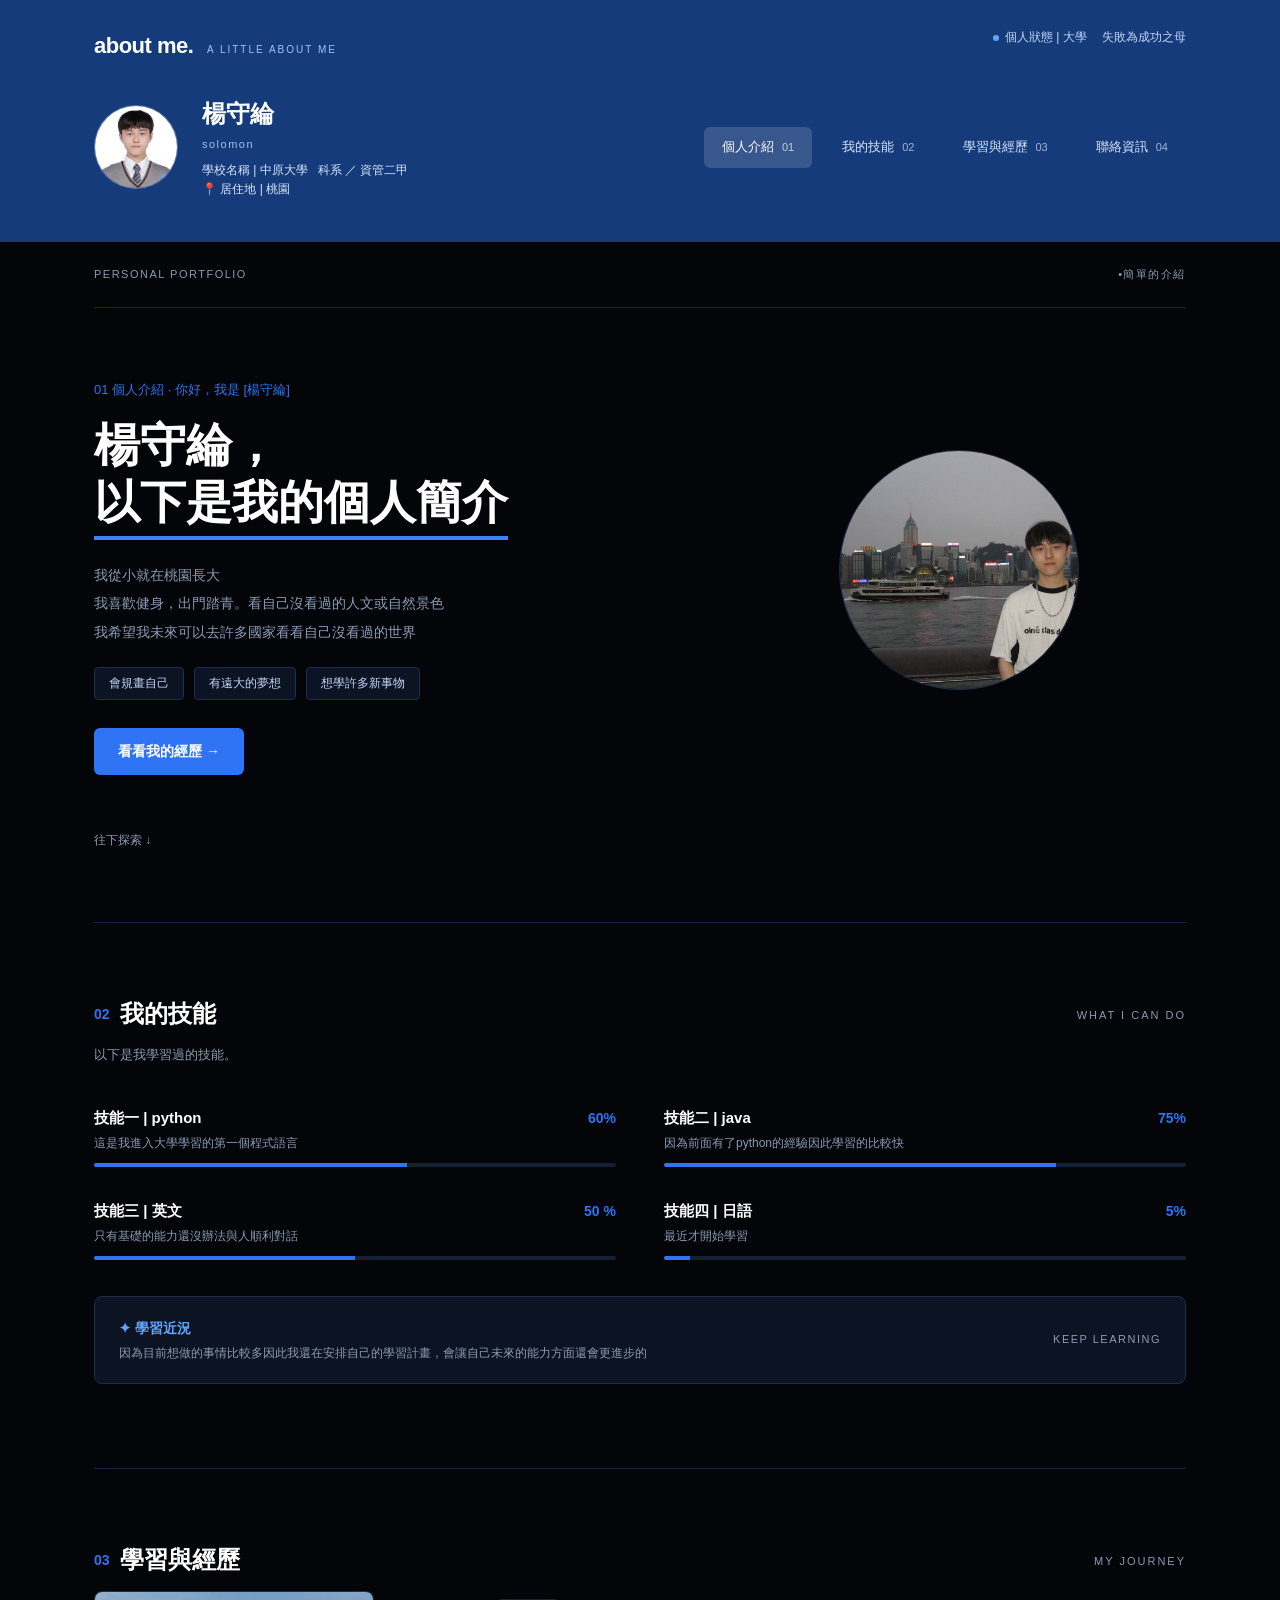
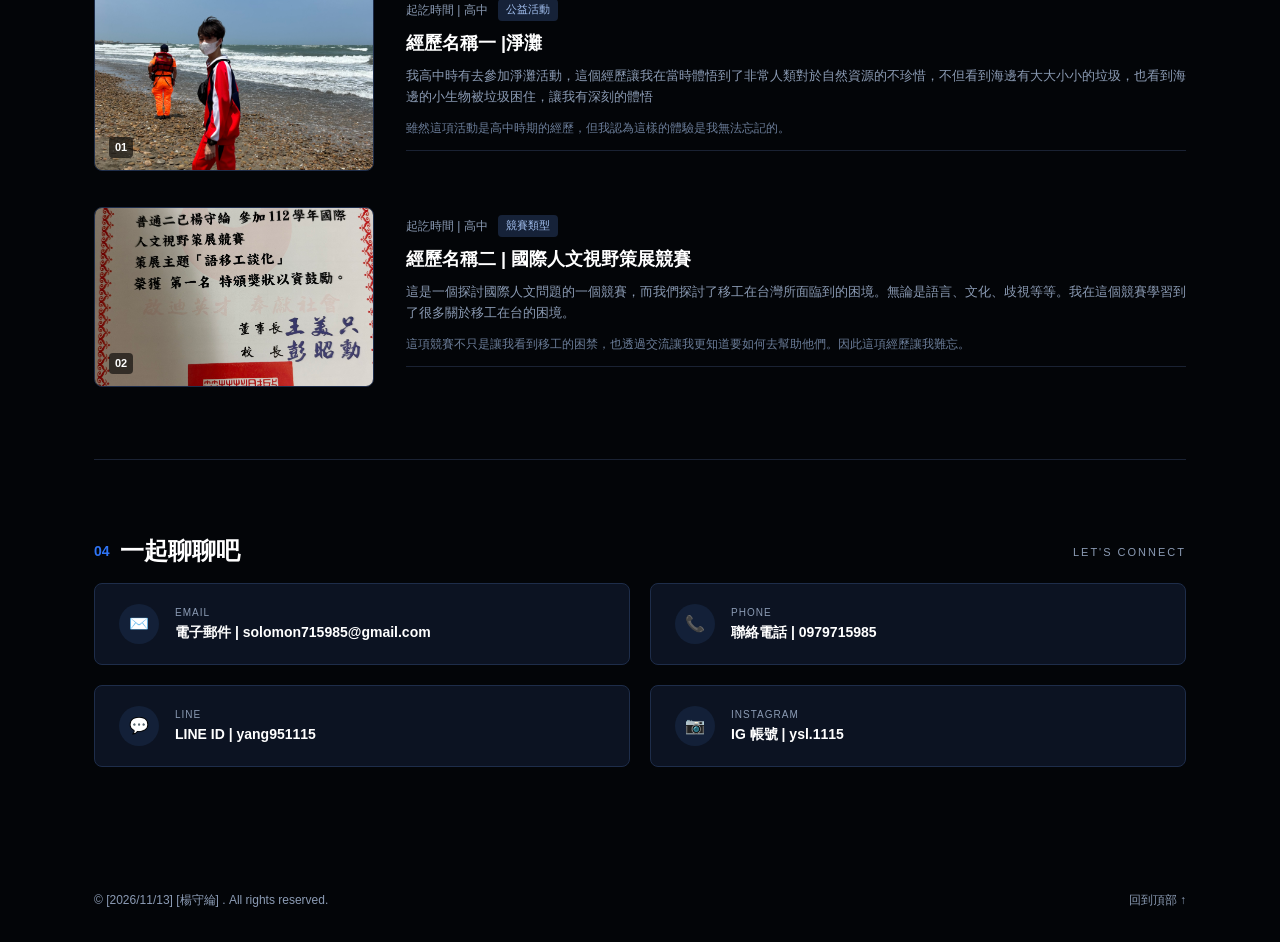
<file: index.html>
<!DOCTYPE html>
<html lang="zh-Hant">
<head>
    <meta charset="UTF-8">
    <meta name="viewport" content="width=device-width, initial-scale=1.0">
    <title>About Me - 個人作品集</title>
    <link rel="stylesheet" href="style.css">
   
<body>

   
    <header>
        <div class="container">
            <div class="header-top">
                <div class="logo">about me. <span>A LITTLE ABOUT ME</span></div>
                
               
                <aside class="header-aside">
                    <span class="status"><i class="dot"></i> 個人狀態 | 大學</span>
                    <span>失敗為成功之母</span>
                    
                </aside>
            </div>

            <div class="header-main">
                <div class="profile-box">
                    <div class="avatar-circle">
                        <img src="image/11069.jpg" alt="我的大頭貼">
                    </div>
                    <div class="profile-info">
                        <h1>
                            楊守綸
                        </h1>
                        <div class="en-name">solomon</div>
                        <div class="meta">學校名稱 | 中原大學 &nbsp; 科系 ／ 資管二甲</div>
                        <div class="meta">📍 居住地 | 桃園</div>
                    </div>
                </div>

               
                <nav>
                    <ul>
                        <li><a href="#section1" class="active">個人介紹 <span class="num">01</span></a></li>
                        <li><a href="#section2">我的技能 <span class="num">02</span></a></li>
                        <li><a href="#section3">學習與經歷 <span class="num">03</span></a></li>
                        <li><a href="#section4">聯絡資訊 <span class="num">04</span></a></li>
                    </ul>
                </nav>
            </div>
        </div>
    </header>

    <div class="container">
       
        <aside class="top-banner-aside">
            <span>PERSONAL PORTFOLIO</span>
            <span>•簡單的介紹</span>
        </aside>

        
        <section id="section1">
            <div class="hero-grid">
                <div>
                    <div class="hero-kicker">01 個人介紹 · 你好，我是 [楊守綸]</div>
                    <h2 class="hero-heading">
                        楊守綸，<br>
                        <span class="underline">以下是我的個人簡介</span>
                    </h2>
                    <div class="hero-lines">
                        <p>我從小就在桃園長大</p>
                        <p>我喜歡健身，出門踏青。看自己沒看過的人文或自然景色</p>
                        <p>我希望我未來可以去許多國家看看自己沒看過的世界</p>
                    </div>
                    <div class="trait-tags">
                        <span>會規畫自己</span>
                        <span>有遠大的夢想</span>
                        <span>想學許多新事物</span>
                    </div>
                    <a href="#section3" class="btn-primary">看看我的經歷 →</a>
                </div>

                <div class="hero-visual">

                    <div class="plant-circle">
                 <img src="image/68079784-C58B-4B7F-B96C-1973CE5ACB9F.jpeg" alt="個人主視覺照片">
                </div>
                    <div class="plant-caption"></div>
                </div>
            </div>

            <div class="hero-bottom-bar">
                
                <span>往下探索 ↓</span>
            </div>
        </section>

        
        <section id="section2">
            <div class="section-header">
                <h2 class="section-title"><span class="sec-num">02</span> 我的技能</h2>
                <span class="section-en">WHAT I CAN DO</span>
            </div>
            <p class="section-desc">以下是我學習過的技能。</p>

            <div class="skills-grid">
                <div>
                    <div class="skill-item-header">
                        <span class="skill-name">技能一 | python</span>
                        <span class="skill-percent">60%</span>
                    </div>
                    <div class="skill-sub">這是我進入大學學習的第一個程式語言</div>
                    <div class="progress-bar"><div style="width: 60%; height: 100%; background-color: #2f74f5;"></div></div>
                </div>

                <div>
                    <div class="skill-item-header">
                        <span class="skill-name">技能二 | java</span>
                        <span class="skill-percent">75%</span>
                    </div>
                    <div class="skill-sub">因為前面有了python的經驗因此學習的比較快</div>
                    <div class="progress-bar"><div style="width: 75%; height: 100%; background-color: #2f74f5;"></div></div>
                </div>

                <div>
                    <div class="skill-item-header">
                        <span class="skill-name">技能三 | 英文</span>
                        <span class="skill-percent">50 %</span>
                    </div>
                    <div class="skill-sub">只有基礎的能力還沒辦法與人順利對話</div>
                    <div class="progress-bar"><div style="width: 50%; height: 100%; background-color: #2f74f5;"></div></div>
                </div>

                <div>
                    <div class="skill-item-header">
                        <span class="skill-name">技能四 | 日語</span>
                        <span class="skill-percent">5%</span>
                    </div>
                    <div class="skill-sub">最近才開始學習</div>
                    <div class="progress-bar"><div style="width: 5%; height: 100%; background-color: #2f74f5;"></div></div>
                </div>
            </div>

            <div class="learning-status-card">
                <div class="learning-status-left">
                    <h4>✦ 學習近況</h4>
                    <p>因為目前想做的事情比較多因此我還在安排自己的學習計畫，會讓自己未來的能力方面還會更進步的</p>
                </div>
                <div class="learning-status-right">KEEP LEARNING</div>
            </div>
            
        </section>

        
        <section id="section3">
            <div class="section-header">
                <h2 class="section-title"><span class="sec-num">03</span> 學習與經歷</h2>
                <span class="section-en">MY JOURNEY</span>
            </div>
            

            <div class="exp-list">
               
                <article class="exp-card">
                    <div class="exp-img-box">
                        <img src="image/IMG_5111.jpeg" alt="IMAGE 01">
                        <span style="font-size:10px; margin-top:4px;">IMAGE 01</span>
                        <span class="img-num">01</span>
                    </div>
                    <div class="exp-content">
                        <div class="exp-meta">
                            <span>起訖時間 | 高中</span>
                            <span class="exp-badge">公益活動</span>
                        </div>
                        <h3>經歷名稱一 |淨灘</h3>
                        <p>我高中時有去參加淨灘活動，這個經歷讓我在當時體悟到了非常人類對於自然資源的不珍惜，不但看到海邊有大大小小的垃圾，也看到海邊的小生物被垃圾困住，讓我有深刻的體悟</p>
                        <div class="exp-tags">雖然這項活動是高中時期的經歷，但我認為這樣的體驗是我無法忘記的。</div>
                       
                    </div>
                </article>

                
                <article class="exp-card">
                    <div class="exp-img-box">
                        <img src="image/IMG_4965.jpeg" alt="IMAGE 01">
                        <span style="font-size:10px; margin-top:4px;">IMAGE 02</span>
                        <span class="img-num">02</span>
                    </div>
                    <div class="exp-content">
                        <div class="exp-meta">
                            <span>起訖時間 | 高中</span>
                            <span class="exp-badge">競賽類型</span>
                        </div>
                        <h3>經歷名稱二 | 國際人文視野策展競賽</h3>
                        <p>這是一個探討國際人文問題的一個競賽，而我們探討了移工在台灣所面臨到的困境。無論是語言、文化、歧視等等。我在這個競賽學習到了很多關於移工在台的困境。</p>
                        <div class="exp-tags">這項競賽不只是讓我看到移工的困禁，也透過交流讓我更知道要如何去幫助他們。因此這項經歷讓我難忘。</div>
                        
                    </div>
                </article>
            </div>
        </section>

       
        <section id="section4" style="border-bottom: none;">
            <div class="section-header">
                <h2 class="section-title"><span class="sec-num">04</span> 一起聊聊吧</h2>
                <span class="section-en">LET'S CONNECT</span>
            </div>
            

            <div class="contact-grid">
            
                <article class="contact-card">
                    <div class="contact-left">
                        <div class="contact-icon">✉️</div>
                        <div>
                            <div class="contact-label">EMAIL</div>
                            <div class="contact-value">電子郵件 | solomon715985@gmail.com</div>
                        </div>
                    </div>
                   
                </article>

                <article class="contact-card">
                    <div class="contact-left">
                        <div class="contact-icon">📞</div>
                        <div>
                            <div class="contact-label">PHONE</div>
                            <div class="contact-value">聯絡電話 | 0979715985</div>
                        </div>
                    </div>
                    
                </article>

                <article class="contact-card">
                    <div class="contact-left">
                        <div class="contact-icon">💬</div>
                        <div>
                            <div class="contact-label">LINE</div>
                            <div class="contact-value">LINE ID | yang951115</div>
                        </div>
                    </div>
                   
                </article>

                <article class="contact-card">
                    <div class="contact-left">
                        <div class="contact-icon">📷</div>
                        <div>
                            <div class="contact-label">INSTAGRAM</div>
                            <div class="contact-value">IG 帳號 | ysl.1115</div>
                        </div>
                    </div>
                   
                </article>
            </div>

        </section>
    </div>

    
    <footer>
        <div class="container footer-inner">
            <div>© [2026/11/13] [楊守綸] . All rights reserved.</div>
            <a href="#" class="back-to-top">回到頂部 ↑</a>
        </div>
    </footer>

</body>
</html>
</file>
<file: style.css>
:root {
            --bg-black: #030508;
            --header-blue: #163b7a;
            --card-bg: #0c1322;
            --card-border: #1e2d4a;
            --accent-blue: #2f74f5;
            --text-main: #ffffff;
            --text-sub: #8b9bb4;
            --divider: #1a2233;
        }

        * {
            box-sizing: border-box;
            margin: 0;
            padding: 0;
        }

        html {
            scroll-behavior: smooth;
        }

        body {
            background-color: var(--bg-black);
            color: var(--text-main);
            font-family: "PingFang TC", "Microsoft JhengHei", -apple-system, BlinkMacSystemFont, sans-serif;
            line-height: 1.6;
        }

        .container {
            max-width: 1140px;
            margin: 0 auto;
            padding: 0 24px;
        }

    
        header {
            background-color: var(--header-blue);
            padding: 28px 0 42px;
        }

        .header-top {
            display: flex;
            justify-content: space-between;
            align-items: flex-start;
            margin-bottom: 32px;
        }

        .logo {
            font-size: 22px;
            font-weight: 800;
            letter-spacing: -0.5px;
        }

        .logo span {
            font-size: 10px;
            font-weight: 400;
            letter-spacing: 2px;
            color: #a3c0f0;
            margin-left: 8px;
        }

      
        .header-aside {
            text-align: right;
            font-size: 12px;
            color: #c2d6f8;
        }

        .header-aside .status {
            display: inline-flex;
            align-items: center;
            gap: 6px;
            margin-right: 12px;
        }

        .header-aside .dot {
            width: 6px;
            height: 6px;
            background-color: #60a5fa;
            border-radius: 50%;
            display: inline-block;
        }

        .header-aside .sub-note {
            font-size: 11px;
            color: #8eb0e6;
            margin-top: 4px;
        }

        .header-main {
            display: flex;
            justify-content: space-between;
            align-items: center;
            flex-wrap: wrap;
            gap: 24px;
        }

        .profile-box {
            display: flex;
            align-items: center;
            gap: 24px;
        }

        .avatar-circle {
            width: 84px;
            height: 84px;
            border-radius: 50%;
            border: 1px solid rgba(255, 255, 255, 0.25);
            background-color: rgba(255, 255, 255, 0.05);
            display: flex;
            flex-direction: column;
            align-items: center;
            justify-content: center;
            font-size: 11px;
            color: #c2d6f8;
            position: relative;
            overflow: hidden;
        }

      
.avatar-circle::after {
    content: "";
    width: 10px;
    height: 10px;
    background-color: #60a5fa;
    border-radius: 50%;
    position: absolute;
    bottom: 4px;
    right: 6px;
    display: block;   
}


.avatar-circle img {
    width: 100%;
    height: 100%;
    object-fit: cover;          
    object-position: center top; 
    display: block;
}

        .profile-info h1 {
            font-size: 24px;
            margin-bottom: 2px;
        }

        .profile-info .en-name {
            font-size: 11px;
            letter-spacing: 1.5px;
            color: #a3c0f0;
            margin-bottom: 8px;
        }

        .profile-info .meta {
            font-size: 12px;
            color: #d9e6fc;
        }

       
        nav ul {
            list-style: none;
            display: flex;
            gap: 12px;
            flex-wrap: wrap;
        }

        nav a {
            text-decoration: none;
            color: #d9e6fc;
            font-size: 13px;
            padding: 10px 18px;
            border-radius: 6px;
            display: inline-flex;
            align-items: center;
            gap: 8px;
            transition: background 0.2s;
        }

        nav a:hover, nav a.active {
            background-color: rgba(255, 255, 255, 0.14);
            color: #ffffff;
        }

        nav a span.num {
            font-size: 11px;
            opacity: 0.7;
        }

        
        .top-banner-aside {
            display: flex;
            justify-content: space-between;
            align-items: center;
            padding: 24px 0;
            border-bottom: 1px solid var(--divider);
            font-size: 11px;
            letter-spacing: 1.5px;
            color: var(--text-sub);
        }

        
        section {
            padding: 72px 0;
            border-bottom: 1px solid var(--divider);
        }

        .section-header {
            display: flex;
            justify-content: space-between;
            align-items: baseline;
            margin-bottom: 12px;
        }

        .section-title {
            font-size: 24px;
            font-weight: 700;
            display: flex;
            align-items: center;
            gap: 10px;
        }

        .section-title .sec-num {
            color: var(--accent-blue);
            font-size: 14px;
            font-weight: 700;
        }

        .section-en {
            font-size: 11px;
            letter-spacing: 2px;
            color: var(--text-sub);
        }

        .section-desc {
            font-size: 13px;
            color: var(--text-sub);
            margin-bottom: 40px;
        }

        
        .hero-grid {
            display: grid;
            grid-template-columns: 1.3fr 1fr;
            gap: 48px;
            align-items: center;
        }

        .hero-kicker {
            color: var(--accent-blue);
            font-size: 13px;
            margin-bottom: 16px;
        }

        .hero-heading {
            font-size: 46px;
            font-weight: 800;
            line-height: 1.25;
            margin-bottom: 24px;
        }

        .hero-heading .underline {
            display: inline-block;
            border-bottom: 4px solid #3b82f6;
            padding-bottom: 4px;
        }

        .hero-lines {
            font-size: 14px;
            color: var(--text-sub);
            margin-bottom: 24px;
        }

        .hero-lines p {
            margin-bottom: 6px;
        }

        .trait-tags {
            display: flex;
            gap: 10px;
            margin-bottom: 28px;
        }

        .trait-tags span {
            background-color: var(--card-bg);
            border: 1px solid var(--card-border);
            padding: 6px 14px;
            border-radius: 4px;
            font-size: 12px;
            color: #c2d6f8;
        }

        .btn-primary {
            display: inline-flex;
            align-items: center;
            gap: 10px;
            background-color: var(--accent-blue);
            color: #ffffff;
            text-decoration: none;
            padding: 12px 24px;
            border-radius: 6px;
            font-size: 14px;
            font-weight: 600;
        }

        .hero-visual {
            display: flex;
            flex-direction: column;
            align-items: center;
        }

        .plant-circle {
    width: 240px;
    height: 240px;
    border-radius: 50%; 
    background: radial-gradient(circle, #132544 0%, #09111e 100%);
    border: 1px solid var(--card-border);
    position: relative;
    overflow: hidden;
    display: flex;
    align-items: center;
    justify-content: center;
    margin-bottom: 14px;
}


.plant-circle img {
    width: 100%;
    height: 100%;
    object-fit: cover;
    display: block;
}

        .plant-caption {
            font-size: 10px;
            letter-spacing: 2px;
            color: var(--text-sub);
        }

        .hero-bottom-bar {
            display: flex;
            justify-content: space-between;
            margin-top: 56px;
            font-size: 12px;
            color: var(--text-sub);
        }

        
        .skills-grid {
            display: grid;
            grid-template-columns: repeat(2, 1fr);
            gap: 32px 48px;
            margin-bottom: 36px;
        }

        .skill-item-header {
            display: flex;
            justify-content: space-between;
            align-items: center;
            margin-bottom: 4px;
        }

        .skill-name {
            font-size: 15px;
            font-weight: 600;
        }

        .skill-percent {
            color: var(--accent-blue);
            font-size: 14px;
            font-weight: 700;
        }

        .skill-sub {
            font-size: 12px;
            color: var(--text-sub);
            margin-bottom: 10px;
        }

        .progress-bar {
            height: 4px;
            background-color: #162033;
            border-radius: 2px;
            overflow: hidden;
        }

        .learning-status-card {
            background-color: var(--card-bg);
            border: 1px solid var(--card-border);
            border-radius: 8px;
            padding: 20px 24px;
            display: flex;
            justify-content: space-between;
            align-items: center;
            margin-bottom: 12px;
        }

        .learning-status-left h4 {
            font-size: 14px;
            color: #60a5fa;
            margin-bottom: 4px;
        }

        .learning-status-left p {
            font-size: 12px;
            color: var(--text-sub);
        }

        .learning-status-right {
            font-size: 11px;
            letter-spacing: 1.5px;
            color: var(--text-sub);
        }

        .skill-footnote {
            font-size: 11px;
            color: #556580;
        }

    
        .exp-list {
            display: flex;
            flex-direction: column;
            gap: 36px;
        }

        article.exp-card {
            display: grid;
            grid-template-columns: 280px 1fr;
            gap: 32px;
            align-items: center;
        }

        .exp-img-box {
    background-color: var(--card-bg);
    border: 1px solid var(--card-border);
    border-radius: 8px;
    height: 180px;
    position: relative;
    overflow: hidden;
}


.exp-img-box img {
    width: 100%;
    height: 100%;
    object-fit: cover;
    display: block;
}

.exp-img-box .img-num {
    position: absolute;
    bottom: 12px;
    left: 14px;
    font-size: 11px;
    font-weight: 700;
    color: #ffffff;
    background-color: rgba(0, 0, 0, 0.6);
    padding: 2px 6px;
    border-radius: 4px;
    z-index: 2;
}

        .exp-meta {
            display: flex;
            align-items: center;
            gap: 10px;
            font-size: 12px;
            color: var(--text-sub);
            margin-bottom: 8px;
        }

        .exp-badge {
            background-color: #162238;
            padding: 2px 8px;
            border-radius: 4px;
            font-size: 11px;
            color: #a3c0f0;
        }

        .exp-content h3 {
            font-size: 18px;
            margin-bottom: 8px;
        }

        .exp-content p {
            font-size: 13px;
            color: var(--text-sub);
            margin-bottom: 12px;
        }

        .exp-tags {
            font-size: 12px;
            color: #6b7d99;
            padding-bottom: 12px;
            border-bottom: 1px solid var(--divider);
            margin-bottom: 12px;
        }

        .exp-result {
            font-size: 12px;
            color: #a3c0f0;
        }

      
        .contact-grid {
            display: grid;
            grid-template-columns: repeat(2, 1fr);
            gap: 20px;
            margin-bottom: 20px;
        }

        article.contact-card {
            background-color: var(--card-bg);
            border: 1px solid var(--card-border);
            border-radius: 8px;
            padding: 20px 24px;
            display: flex;
            justify-content: space-between;
            align-items: center;
        }

        .contact-left {
            display: flex;
            align-items: center;
            gap: 16px;
        }

        .contact-icon {
            width: 40px;
            height: 40px;
            border-radius: 50%;
            background-color: #132038;
            display: flex;
            align-items: center;
            justify-content: center;
            color: #60a5fa;
            font-size: 16px;
        }

        .contact-label {
            font-size: 10px;
            letter-spacing: 1px;
            color: var(--text-sub);
        }

        .contact-value {
            font-size: 14px;
            font-weight: 600;
        }

        .contact-badge {
            border: 1px solid var(--card-border);
            padding: 4px 10px;
            border-radius: 4px;
            font-size: 11px;
            color: var(--text-sub);
        }

        .contact-note {
            font-size: 12px;
            color: #556580;
        }

       
        footer {
            padding: 32px 0;
            font-size: 12px;
            color: var(--text-sub);
        }

        .footer-inner {
            display: flex;
            justify-content: space-between;
            align-items: center;
        }

        .back-to-top {
            color: var(--text-sub);
            text-decoration: none;
        }

        .back-to-top:hover {
            color: #ffffff;
        }

        @media (max-width: 768px) {
            .hero-grid, .skills-grid, .contact-grid, article.exp-card {
                grid-template-columns: 1fr;
            }
        }
</file>
